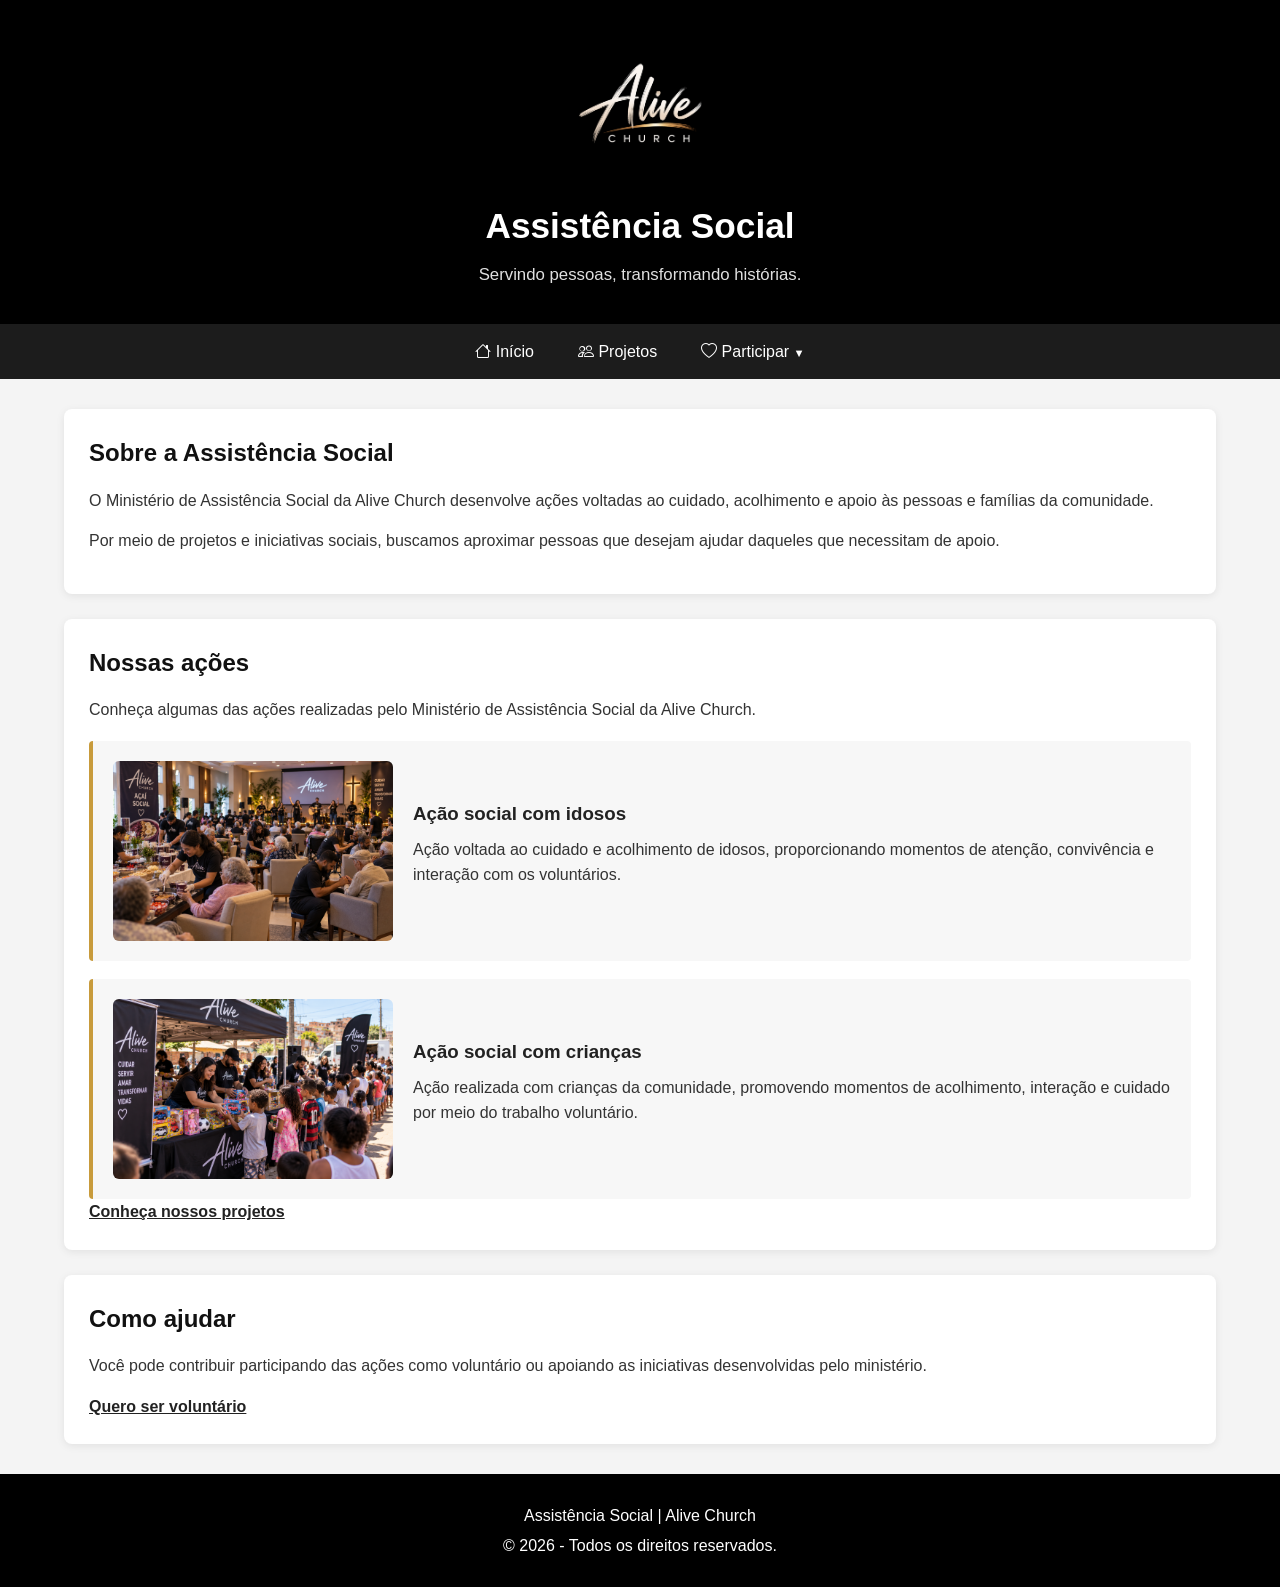
<file: 00_HTML/index.html>
<!DOCTYPE html>
<html lang="pt-BR">

<head>
    <meta charset="UTF-8">

    <meta
        name="viewport"
        content="width=device-width, initial-scale=1.0"
    >

    <meta
        name="description"
        content="Ministério de Assistência Social da Alive Church. Conheça nossos projetos, ações sociais e formas de contribuir."
    >

    <title>Assistência Social | Alive Church</title>

    <!-- CSS PRINCIPAL DO PROJETO -->
    <link
        rel="stylesheet"
        href="../01_CSS/style.css"
    >

    <!--
        BIBLIOTECA EXTERNA:
        Bootstrap Icons carregado via CDN.
    -->
    <link
        rel="stylesheet"
        href="https://cdn.jsdelivr.net/npm/bootstrap-icons@1.11.3/font/bootstrap-icons.min.css"
    >
</head>

<body>

    <!--
        ACESSIBILIDADE:
        Permite que usuários que navegam pelo teclado
        ignorem diretamente o menu e avancem
        para o conteúdo principal.
    -->
    <a
        class="skip-link"
        href="#app"
    >
        Pular para o conteúdo principal
    </a>


    <header>

        <img
            src="../03_Imagens/logo-alive.PNG"
            alt="Logo da Alive Church"
            class="logo"
        >

        <h1>Assistência Social</h1>

        <p>
            Servindo pessoas, transformando histórias.
        </p>

    </header>


    <nav
        class="navegacao"
        aria-label="Navegação principal"
    >

        <button
            class="menu-hamburguer"
            type="button"
            aria-label="Abrir menu de navegação"
            aria-expanded="false"
            aria-controls="menu-principal"
        >
            <i
                class="bi bi-list"
                aria-hidden="true"
            ></i>
        </button>

        <ul
            class="menu-principal"
            id="menu-principal"
        >

            <li>
                <a
                    href="#inicio"
                    data-rota="inicio"
                >
                    <i
                        class="bi bi-house"
                        aria-hidden="true"
                    ></i>
                    Início
                </a>
            </li>

            <li>
                <a
                    href="#projetos"
                    data-rota="projetos"
                >
                    <i
                        class="bi bi-people"
                        aria-hidden="true"
                    ></i>
                    Projetos
                </a>
            </li>

            <li class="item-dropdown">

                <button
                    class="botao-dropdown"
                    type="button"
                    aria-expanded="false"
                >
                    <i
                        class="bi bi-heart"
                        aria-hidden="true"
                    ></i>
                    Participar
                </button>

                <ul class="submenu">

                    <li>
                        <a
                            href="#cadastro"
                            data-rota="cadastro"
                        >
                            <i
                                class="bi bi-person-plus"
                                aria-hidden="true"
                            ></i>
                            Seja um voluntário
                        </a>
                    </li>

                    <li>
                        <a
                            href="#doacoes"
                            data-rota="doacoes"
                        >
                            <i
                                class="bi bi-gift"
                                aria-hidden="true"
                            ></i>
                            Doações
                        </a>
                    </li>

                </ul>

            </li>

        </ul>

    </nav>


    <!--
        O conteúdo das páginas será inserido
        dinamicamente pelo JavaScript.

        tabindex="-1" permite que o foco seja
        direcionado programaticamente ao conteúdo
        principal durante a navegação da SPA.
    -->

    <main
        id="app"
        tabindex="-1"
    >

        <section>

            <h2>Carregando...</h2>

            <p>
                Aguarde enquanto o conteúdo é preparado.
            </p>

        </section>

    </main>


    <footer>

        <p>
            Assistência Social | Alive Church
        </p>

        <p>
            &copy; 2026 - Todos os direitos reservados.
        </p>

    </footer>


    <!-- ===================================
         MÓDULOS JAVASCRIPT
         A ordem respeita as dependências.
    ==================================== -->

    <script src="../02_JS/dados.js"></script>

    <script src="../02_JS/templates.js"></script>

    <script src="../02_JS/storage.js"></script>

    <script src="../02_JS/formulario.js"></script>

    <script src="../02_JS/navegacao.js"></script>

    <script src="../02_JS/app.js"></script>

</body>

</html>
</file>
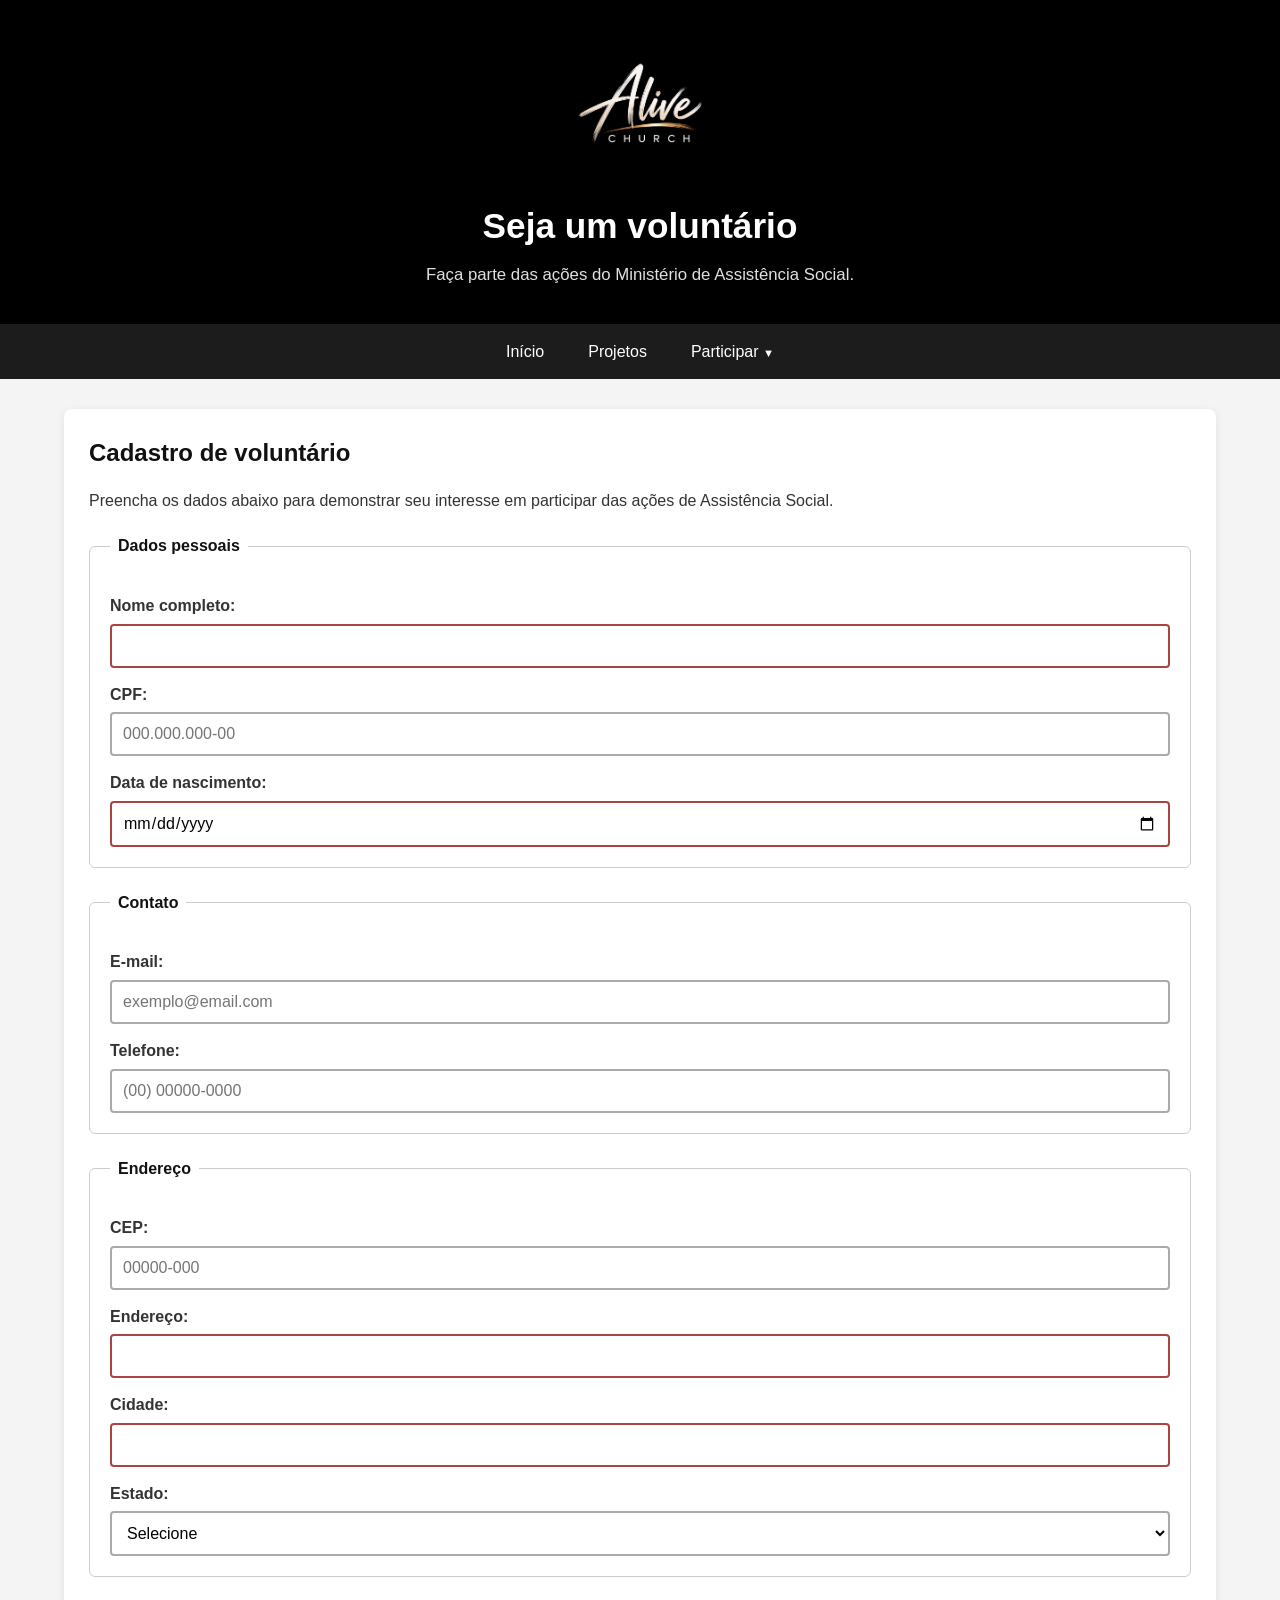
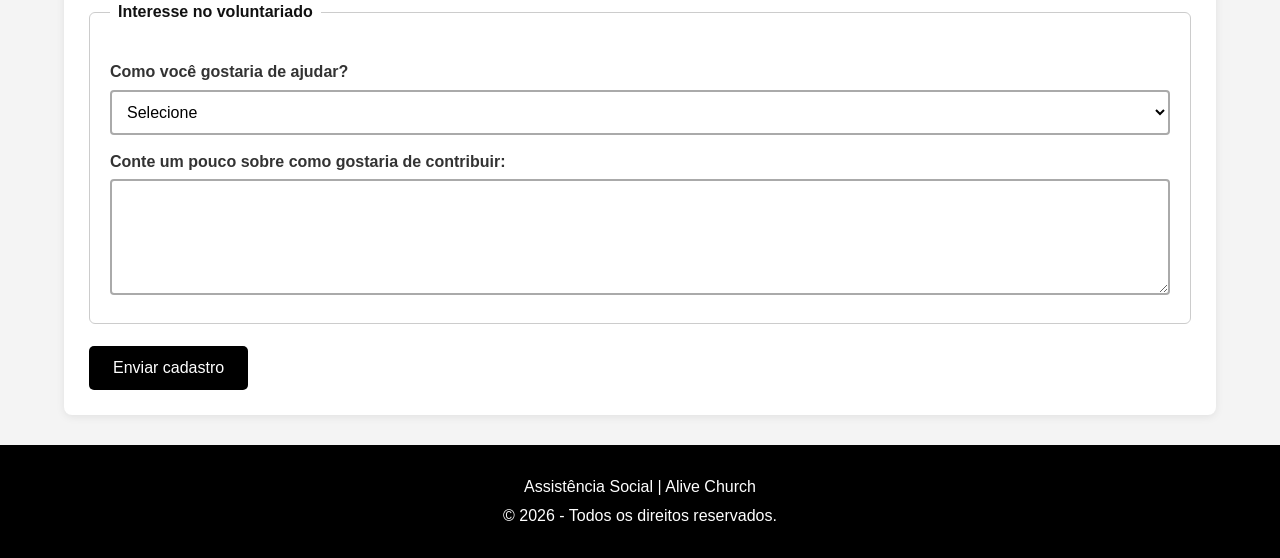
<file: 00_HTML/cadastro.html>
<!DOCTYPE html>
<html lang="pt-BR">

<head>
    <meta charset="UTF-8">
    <meta name="viewport" content="width=device-width, initial-scale=1.0">

    <meta
        name="description"
        content="Cadastro de voluntários do Ministério de Assistência Social da Alive Church."
    >

    <title>Voluntariado | Assistência Social | Alive Church</title>

    <link rel="stylesheet" href="../01_CSS/style.css">
</head>

<body>

    <header>

        <img
            src="../03_Imagens/logo-alive.PNG"
            alt="Logo da Alive Church"
            class="logo"
        >

        <h1>Seja um voluntário</h1>

        <p>
            Faça parte das ações do Ministério de Assistência Social.
        </p>

    </header>

    <nav class="navegacao" aria-label="Navegação principal">

        <button
            class="menu-hamburguer"
            type="button"
            aria-label="Abrir menu de navegação"
            aria-expanded="false"
            aria-controls="menu-principal"
        >
            ☰
        </button>

        <ul class="menu-principal" id="menu-principal">

            <li>
                <a href="index.html">Início</a>
            </li>

            <li>
                <a href="projetos.html">Projetos</a>
            </li>

            <li class="item-dropdown">

                <button
                    class="botao-dropdown"
                    type="button"
                    aria-expanded="false"
                >
                    Participar
                </button>

                <ul class="submenu">

                    <li>
                        <a href="cadastro.html">
                            Seja um voluntário
                        </a>
                    </li>

                    <li>
                        <a href="projetos.html#doacoes">
                            Doações
                        </a>
                    </li>

                </ul>

            </li>

        </ul>

    </nav>

    <main>

        <section>

            <h2>Cadastro de voluntário</h2>

            <p>
                Preencha os dados abaixo para demonstrar seu interesse
                em participar das ações de Assistência Social.
            </p>

            <form id="form-voluntario">

                <fieldset>

                    <legend>Dados pessoais</legend>

                    <label for="nome">Nome completo:</label>

                    <input
                        type="text"
                        id="nome"
                        name="nome"
                        required
                    >

                    <label for="cpf">CPF:</label>

                    <input
                        type="text"
                        id="cpf"
                        name="cpf"
                        placeholder="000.000.000-00"
                        pattern="\d{3}\.\d{3}\.\d{3}-\d{2}"
                        maxlength="14"
                        required
                    >

                    <label for="nascimento">
                        Data de nascimento:
                    </label>

                    <input
                        type="date"
                        id="nascimento"
                        name="nascimento"
                        required
                    >

                </fieldset>

                <fieldset>

                    <legend>Contato</legend>

                    <label for="email">E-mail:</label>

                    <input
                        type="email"
                        id="email"
                        name="email"
                        placeholder="exemplo@email.com"
                        required
                    >

                    <label for="telefone">Telefone:</label>

                    <input
                        type="tel"
                        id="telefone"
                        name="telefone"
                        placeholder="(00) 00000-0000"
                        pattern="\(\d{2}\) \d{5}-\d{4}"
                        maxlength="15"
                        required
                    >

                </fieldset>

                <fieldset>

                    <legend>Endereço</legend>

                    <label for="cep">CEP:</label>

                    <input
                        type="text"
                        id="cep"
                        name="cep"
                        placeholder="00000-000"
                        pattern="\d{5}-\d{3}"
                        maxlength="9"
                        required
                    >

                    <label for="endereco">Endereço:</label>

                    <input
                        type="text"
                        id="endereco"
                        name="endereco"
                        required
                    >

                    <label for="cidade">Cidade:</label>

                    <input
                        type="text"
                        id="cidade"
                        name="cidade"
                        required
                    >

                    <label for="estado">Estado:</label>

                    <select
                        id="estado"
                        name="estado"
                        required
                    >
                        <option value="">Selecione</option>
                        <option value="AC">Acre</option>
                        <option value="AL">Alagoas</option>
                        <option value="AP">Amapá</option>
                        <option value="AM">Amazonas</option>
                        <option value="BA">Bahia</option>
                        <option value="CE">Ceará</option>
                        <option value="DF">Distrito Federal</option>
                        <option value="ES">Espírito Santo</option>
                        <option value="GO">Goiás</option>
                        <option value="MA">Maranhão</option>
                        <option value="MT">Mato Grosso</option>
                        <option value="MS">Mato Grosso do Sul</option>
                        <option value="MG">Minas Gerais</option>
                        <option value="PA">Pará</option>
                        <option value="PB">Paraíba</option>
                        <option value="PR">Paraná</option>
                        <option value="PE">Pernambuco</option>
                        <option value="PI">Piauí</option>
                        <option value="RJ">Rio de Janeiro</option>
                        <option value="RN">Rio Grande do Norte</option>
                        <option value="RS">Rio Grande do Sul</option>
                        <option value="RO">Rondônia</option>
                        <option value="RR">Roraima</option>
                        <option value="SC">Santa Catarina</option>
                        <option value="SP">São Paulo</option>
                        <option value="SE">Sergipe</option>
                        <option value="TO">Tocantins</option>
                    </select>

                </fieldset>

                <fieldset>

                    <legend>Interesse no voluntariado</legend>

                    <label for="area">
                        Como você gostaria de ajudar?
                    </label>

                    <select
                        id="area"
                        name="area"
                        required
                    >
                        <option value="">Selecione</option>

                        <option value="alimentos">
                            Arrecadação e distribuição de alimentos
                        </option>

                        <option value="roupas">
                            Arrecadação e organização de roupas
                        </option>

                        <option value="acoes">
                            Ações de apoio à comunidade
                        </option>

                        <option value="outros">
                            Outras atividades
                        </option>

                    </select>

                    <label for="mensagem">
                        Conte um pouco sobre como gostaria de contribuir:
                    </label>

                    <textarea
                        id="mensagem"
                        name="mensagem"
                        rows="5"
                    ></textarea>

                </fieldset>

                <button type="submit">
                    Enviar cadastro
                </button>

            </form>

        </section>

    </main>

    <div
        id="toast-sucesso"
        class="toast"
        role="status"
        aria-live="polite"
        aria-hidden="true"
    >
        <strong>Cadastro validado com sucesso!</strong>

        <span>
            Esta versão acadêmica não envia os dados
            para um servidor.
        </span>
    </div>

    <footer>

        <p>
            Assistência Social | Alive Church
        </p>

        <p>
            &copy; 2026 - Todos os direitos reservados.
        </p>

    </footer>

    <script src="../02_JS/script.js"></script>

</body>

</html>
</file>
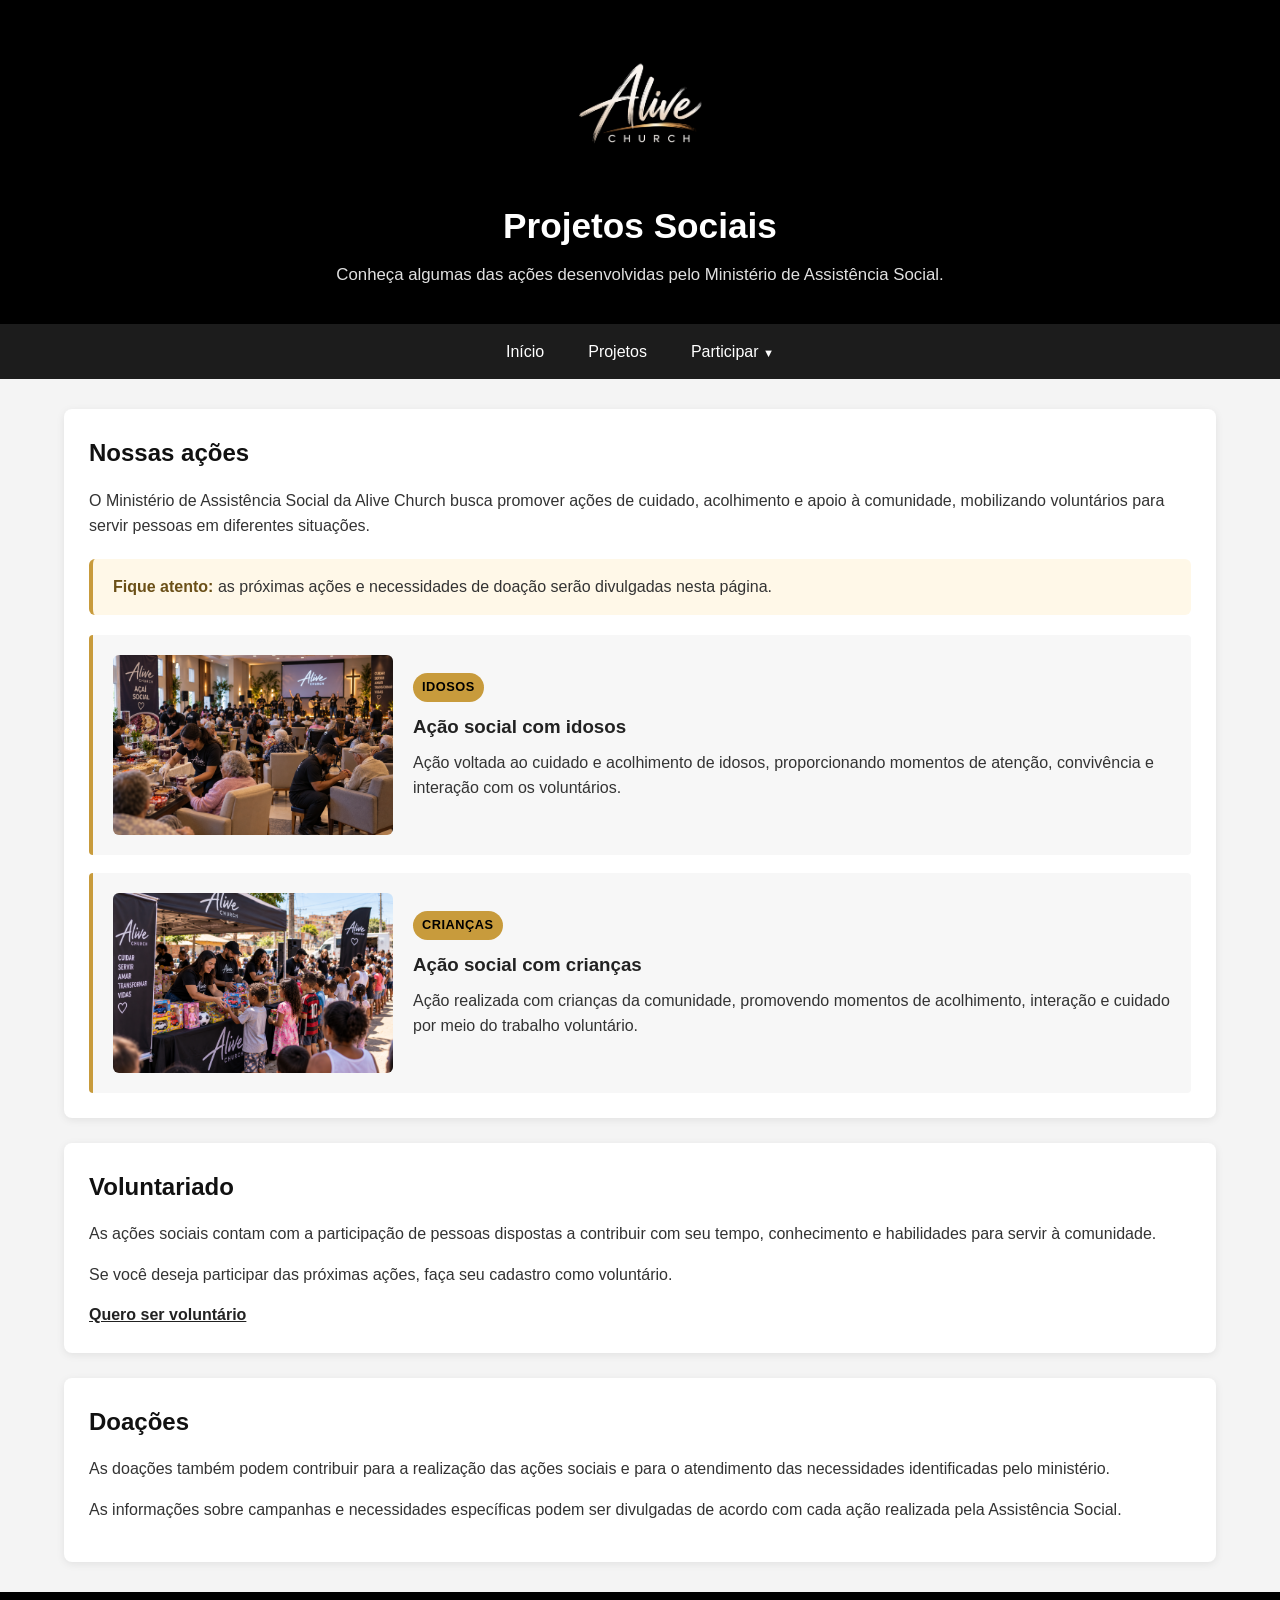
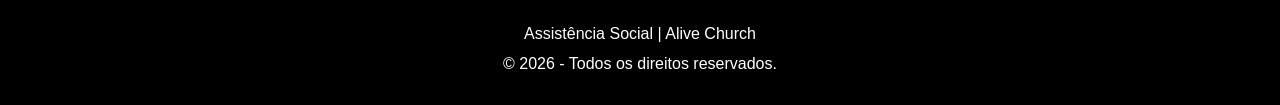
<file: 00_HTML/projetos.html>
<!DOCTYPE html>
<html lang="pt-BR">

<head>
    <meta charset="UTF-8">
    <meta name="viewport" content="width=device-width, initial-scale=1.0">

    <meta
        name="description"
        content="Conheça os projetos e ações sociais desenvolvidos pelo Ministério de Assistência Social da Alive Church."
    >

    <title>Projetos | Assistência Social | Alive Church</title>

    <link rel="stylesheet" href="../01_CSS/style.css">
</head>

<body>

    <header>

        <img
            src="../03_Imagens/logo-alive.PNG"
            alt="Logo da Alive Church"
            class="logo"
        >

        <h1>Projetos Sociais</h1>

        <p>
            Conheça algumas das ações desenvolvidas pelo
            Ministério de Assistência Social.
        </p>

    </header>

    <nav class="navegacao" aria-label="Navegação principal">

        <button
            class="menu-hamburguer"
            type="button"
            aria-label="Abrir menu de navegação"
            aria-expanded="false"
            aria-controls="menu-principal"
        >
            ☰
        </button>

        <ul class="menu-principal" id="menu-principal">

            <li>
                <a href="index.html">Início</a>
            </li>

            <li>
                <a href="projetos.html">Projetos</a>
            </li>

            <li class="item-dropdown">

                <button
                    class="botao-dropdown"
                    type="button"
                    aria-expanded="false"
                >
                    Participar
                </button>

                <ul class="submenu">

                    <li>
                        <a href="cadastro.html">
                            Seja um voluntário
                        </a>
                    </li>

                    <li>
                        <a href="projetos.html#doacoes">
                            Doações
                        </a>
                    </li>

                </ul>

            </li>

        </ul>

    </nav>

    <main>

        <section id="acoes">

            <h2>Nossas ações</h2>

            <p>
                O Ministério de Assistência Social da Alive Church busca
                promover ações de cuidado, acolhimento e apoio à comunidade,
                mobilizando voluntários para servir pessoas em diferentes
                situações.
            </p>

            <div
                class="alerta alerta-informativo"
                role="status"
            >
                <strong>Fique atento:</strong>
                as próximas ações e necessidades de doação serão
                divulgadas nesta página.
            </div>

            <article class="acao-social">

                <img
                    src="../03_Imagens/acao-social-idosos.PNG"
                    alt="Ação social da Alive Church realizada com idosos"
                >

                <div>

                    <span class="badge">IDOSOS</span>

                    <h3>Ação social com idosos</h3>

                    <p>
                        Ação voltada ao cuidado e acolhimento de idosos,
                        proporcionando momentos de atenção, convivência
                        e interação com os voluntários.
                    </p>

                </div>

            </article>

            <article class="acao-social">

                <img
                    src="../03_Imagens/acao-social-kids.PNG"
                    alt="Ação social da Alive Church realizada com crianças"
                >

                <div>

                    <span class="badge">CRIANÇAS</span>

                    <h3>Ação social com crianças</h3>

                    <p>
                        Ação realizada com crianças da comunidade,
                        promovendo momentos de acolhimento, interação
                        e cuidado por meio do trabalho voluntário.
                    </p>

                </div>

            </article>

        </section>

        <section id="voluntariado">

            <h2>Voluntariado</h2>

            <p>
                As ações sociais contam com a participação de pessoas
                dispostas a contribuir com seu tempo, conhecimento
                e habilidades para servir à comunidade.
            </p>

            <p>
                Se você deseja participar das próximas ações,
                faça seu cadastro como voluntário.
            </p>

            <a href="cadastro.html">
                Quero ser voluntário
            </a>

        </section>

        <section id="doacoes">

            <h2>Doações</h2>

            <p>
                As doações também podem contribuir para a realização
                das ações sociais e para o atendimento das necessidades
                identificadas pelo ministério.
            </p>

            <p>
                As informações sobre campanhas e necessidades específicas
                podem ser divulgadas de acordo com cada ação realizada
                pela Assistência Social.
            </p>

        </section>

    </main>

    <footer>

        <p>Assistência Social | Alive Church</p>

        <p>
            &copy; 2026 - Todos os direitos reservados.
        </p>

    </footer>

    <script src="../02_JS/script.js"></script>

</body>

</html>
</file>
<file: 01_CSS/style.css>
/* ========================================
   DESIGN SYSTEM
======================================== */

:root {
    /* Cores principais */
    --cor-preto: #000000;
    --cor-preto-suave: #1c1c1c;
    --cor-cinza-escuro: #333333;
    --cor-cinza: #666666;
    --cor-cinza-claro: #e0e0e0;
    --cor-fundo: #f4f4f4;
    --cor-card: #f7f7f7;
    --cor-branco: #ffffff;
    --cor-dourado: #c89b3c;

    /* Variações para contraste acessível */
    --cor-dourado-claro: #f0c96b;
    --cor-dourado-escuro: #765718;

    /* Cores de feedback */
    --cor-sucesso: #4f7f4f;
    --cor-erro: #a94442;

    /* Tipografia */
    --fonte-principal: Arial, Helvetica, sans-serif;

    --texto-xs: 0.8rem;
    --texto-sm: 0.9rem;
    --texto-md: 1rem;
    --texto-lg: 1.2rem;
    --texto-xl: 1.8rem;
    --texto-xxl: 2.2rem;

    /* Espaçamentos */
    --espaco-1: 5px;
    --espaco-2: 10px;
    --espaco-3: 15px;
    --espaco-4: 20px;
    --espaco-5: 25px;
    --espaco-6: 30px;
    --espaco-7: 35px;

    /* Bordas */
    --raio-pequeno: 4px;
    --raio-medio: 6px;
    --raio-grande: 8px;
}


/* ========================================
   CONFIGURAÇÕES GERAIS
======================================== */

* {
    box-sizing: border-box;
    margin: 0;
    padding: 0;
}

html {
    scroll-behavior: smooth;
}

body {
    font-family: var(--fonte-principal);
    background-color: var(--cor-fundo);
    color: var(--cor-cinza-escuro);
    line-height: 1.6;
}


/* ========================================
   ACESSIBILIDADE
======================================== */

/*
   Link de salto:
   permanece fora da área visível normalmente
   e aparece quando recebe foco pelo teclado.
*/

.skip-link {
    position: absolute;
    top: -100px;
    left: var(--espaco-3);
    z-index: 9999;

    background-color: var(--cor-branco);
    color: var(--cor-preto);

    padding: 12px 18px;

    border: 3px solid var(--cor-preto);
    border-radius: var(--raio-pequeno);

    font-weight: bold;
    text-decoration: none;
}

.skip-link:focus {
    top: var(--espaco-3);
}


/*
   Foco visível para navegação por teclado.
   A combinação de contorno preto e halo branco
   mantém o foco perceptível em fundos claros
   e escuros.
*/

a:focus-visible,
button:focus-visible,
input:focus-visible,
select:focus-visible,
textarea:focus-visible {
    outline: 3px solid var(--cor-preto);
    outline-offset: 3px;
    box-shadow: 0 0 0 5px var(--cor-branco);
}


/*
   O main possui tabindex="-1".
   Isso permite que o JavaScript direcione
   o foco ao conteúdo após mudanças de rota.
*/

main:focus {
    outline: 3px solid var(--cor-preto);
    outline-offset: 4px;
}


/* ========================================
   CABEÇALHO
======================================== */

header {
    background-color: var(--cor-preto);
    color: var(--cor-branco);
    text-align: center;
    padding: var(--espaco-7) var(--espaco-4);
}

.logo {
    width: 140px;
    max-width: 40%;
    height: auto;
    margin-bottom: var(--espaco-3);
}

header h1 {
    font-size: var(--texto-xxl);
    margin-bottom: 8px;
}

header p {
    font-size: 1.05rem;
    color: var(--cor-cinza-claro);
}


/* ========================================
   NAVEGAÇÃO
======================================== */

.navegacao {
    position: relative;
    z-index: 1000;
    background-color: var(--cor-preto-suave);
}

.menu-principal {
    display: flex;
    justify-content: center;
    align-items: center;
    list-style: none;
}

.menu-principal a,
.botao-dropdown {
    display: block;
    color: var(--cor-branco);
    background: transparent;
    border: none;
    text-decoration: none;
    font-family: inherit;
    font-size: var(--texto-md);
    padding: 15px 22px;
    cursor: pointer;

    transition:
        background-color 0.3s,
        color 0.3s,
        transform 0.15s;
}

.menu-principal a:hover,
.menu-principal a:focus,
.botao-dropdown:hover,
.botao-dropdown:focus {
    background-color: var(--cor-cinza-escuro);
    color: var(--cor-dourado-claro);
}

.menu-principal a:active,
.botao-dropdown:active {
    background-color: var(--cor-preto);
    transform: scale(0.97);
}


/* ========================================
   DROPDOWN
======================================== */

.item-dropdown {
    position: relative;
}

.botao-dropdown::after {
    content: " ▼";
    font-size: 0.7rem;
}

.submenu {
    display: none;
    position: absolute;
    top: 100%;
    left: 0;
    min-width: 210px;
    list-style: none;
    background-color: var(--cor-preto-suave);
    box-shadow: 0 4px 10px rgba(0, 0, 0, 0.25);
}

.submenu a {
    width: 100%;
    white-space: nowrap;
}

.item-dropdown:hover .submenu,
.item-dropdown:focus-within .submenu,
.item-dropdown.aberto .submenu {
    display: block;
}


/* ========================================
   BOTÃO HAMBÚRGUER
======================================== */

.menu-hamburguer {
    display: none;
    background-color: transparent;
    color: var(--cor-branco);
    border: none;
    font-size: 1.8rem;
    padding: 12px 18px;
    cursor: pointer;

    transition:
        background-color 0.3s,
        color 0.3s,
        transform 0.15s;
}

.menu-hamburguer:hover,
.menu-hamburguer:focus {
    background-color: var(--cor-cinza-escuro);
    color: var(--cor-dourado-claro);
}

.menu-hamburguer:active {
    transform: scale(0.92);
}


/* ========================================
   GRID PRINCIPAL DE 12 COLUNAS
======================================== */

main {
    width: 90%;
    max-width: 1200px;
    margin: var(--espaco-6) auto;

    display: grid;
    grid-template-columns: repeat(12, 1fr);
    gap: var(--espaco-5);
}

main > section {
    grid-column: span 12;
}


/* ========================================
   SEÇÕES
======================================== */

section {
    background-color: var(--cor-branco);
    padding: var(--espaco-5);
    border-radius: var(--raio-grande);
    box-shadow: 0 2px 8px rgba(0, 0, 0, 0.08);
}

section h2 {
    color: #111111;
    margin-bottom: var(--espaco-3);
}

section p {
    margin-bottom: var(--espaco-3);
}


/* ========================================
   PROJETOS E AÇÕES SOCIAIS
======================================== */

article {
    background-color: var(--cor-card);
    border-left: 4px solid var(--cor-dourado);
    border-radius: var(--raio-pequeno);
    margin-top: 18px;
    padding: var(--espaco-4);
}

article h3 {
    color: #222222;
    margin-bottom: 8px;
}

.acao-social {
    display: flex;
    align-items: center;
    gap: var(--espaco-4);
    overflow: hidden;
}

.acao-social img {
    width: 280px;
    height: 180px;
    object-fit: cover;
    border-radius: var(--raio-medio);
    flex-shrink: 0;
}

.acao-social div {
    flex: 1;
}


/* ========================================
   BADGES
======================================== */

.badge {
    display: inline-block;
    background-color: var(--cor-dourado);
    color: var(--cor-preto);
    font-size: var(--texto-xs);
    font-weight: bold;
    letter-spacing: 0.5px;
    padding: 4px 9px;
    margin-bottom: var(--espaco-2);
    border-radius: 20px;
}


/* ========================================
   ALERTAS
======================================== */

.alerta {
    width: 100%;
    padding: var(--espaco-3) var(--espaco-4);
    margin: var(--espaco-4) 0;
    border-radius: var(--raio-medio);
}

.alerta-informativo {
    background-color: #fff8e8;
    color: var(--cor-cinza-escuro);
    border-left: 4px solid var(--cor-dourado);
}

.alerta-informativo strong {
    color: #6b5018;
}

.alerta-erro {
    background-color: #fbeaea;
    color: var(--cor-erro);
    border-left: 4px solid var(--cor-erro);
}

.alerta-erro strong {
    color: var(--cor-erro);
}


/* ========================================
   LINKS DO CONTEÚDO
======================================== */

main a {
    color: #222222;
    font-weight: bold;

    transition:
        color 0.3s,
        opacity 0.3s;
}

main a:hover,
main a:focus {
    color: var(--cor-dourado-escuro);
}

main a:active {
    opacity: 0.65;
}


/* ========================================
   FORMULÁRIO
======================================== */

form {
    margin-top: var(--espaco-4);
}

fieldset {
    border: 1px solid #cccccc;
    border-radius: var(--raio-medio);
    margin-bottom: 22px;
    padding: var(--espaco-4);
}

legend {
    color: #111111;
    font-weight: bold;
    padding: 0 8px;
}

label {
    display: block;
    font-weight: bold;
    margin-top: 14px;
    margin-bottom: var(--espaco-1);
}

input,
select,
textarea {
    width: 100%;
    padding: 11px;
    border: 2px solid #aaaaaa;
    border-radius: var(--raio-pequeno);
    font-family: inherit;
    font-size: var(--texto-md);
    background-color: var(--cor-branco);

    transition:
        border-color 0.3s,
        box-shadow 0.3s,
        background-color 0.3s;
}


/* ========================================
   FEEDBACK DO FORMULÁRIO
======================================== */

textarea {
    resize: vertical;
}

input:focus,
select:focus,
textarea:focus {
    border-color: var(--cor-dourado-escuro);
    box-shadow: 0 0 0 3px rgba(118, 87, 24, 0.2);
}

input:valid:not(:placeholder-shown) {
    border-color: var(--cor-sucesso);
}

input:invalid:not(:placeholder-shown) {
    border-color: var(--cor-erro);
}

input:focus:valid,
input:focus:invalid {
    border-color: var(--cor-dourado-escuro);
}


/* ========================================
   ESTADOS CONTROLADOS PELO JAVASCRIPT
======================================== */

input.campo-valido,
select.campo-valido,
textarea.campo-valido {
    border-color: var(--cor-sucesso);
    background-color: #f4faf4;
}

input.campo-invalido,
select.campo-invalido,
textarea.campo-invalido {
    border-color: var(--cor-erro);
    background-color: #fff6f6;
}

input.campo-valido:focus,
select.campo-valido:focus,
textarea.campo-valido:focus {
    border-color: var(--cor-sucesso);
    box-shadow: 0 0 0 3px rgba(79, 127, 79, 0.18);
}

input.campo-invalido:focus,
select.campo-invalido:focus,
textarea.campo-invalido:focus {
    border-color: var(--cor-erro);
    box-shadow: 0 0 0 3px rgba(169, 68, 66, 0.18);
}

input:disabled,
select:disabled,
textarea:disabled {
    background-color: var(--cor-cinza-claro);
    color: var(--cor-cinza);
    cursor: not-allowed;
    opacity: 0.7;
}


/* ========================================
   BOTÃO DO FORMULÁRIO
======================================== */

form button {
    background-color: var(--cor-preto);
    color: var(--cor-branco);
    border: none;
    border-radius: 5px;
    cursor: pointer;
    font-size: var(--texto-md);
    padding: 13px 24px;

    transition:
        background-color 0.3s,
        color 0.3s,
        transform 0.15s,
        box-shadow 0.3s,
        opacity 0.3s;
}

form button:hover {
    background-color: var(--cor-cinza-escuro);
    color: var(--cor-dourado-claro);
}

form button:focus {
    background-color: var(--cor-cinza-escuro);
    color: var(--cor-dourado-claro);
}

form button:active {
    background-color: var(--cor-preto-suave);
    transform: scale(0.97);
}

form button:disabled {
    background-color: var(--cor-cinza-claro);
    color: var(--cor-cinza);
    cursor: not-allowed;
    opacity: 0.6;
    transform: none;
    box-shadow: none;
}


/* ========================================
   TOAST
======================================== */

.toast {
    position: fixed;
    right: var(--espaco-4);
    bottom: var(--espaco-4);
    z-index: 2000;

    width: min(360px, calc(100% - 40px));
    padding: var(--espaco-3) var(--espaco-4);

    background-color: var(--cor-preto-suave);
    color: var(--cor-branco);

    border-left: 5px solid var(--cor-sucesso);
    border-radius: var(--raio-medio);

    box-shadow: 0 6px 20px rgba(0, 0, 0, 0.25);

    opacity: 0;
    visibility: hidden;
    transform: translateY(20px);

    transition:
        opacity 0.3s,
        transform 0.3s,
        visibility 0.3s;
}

.toast strong,
.toast span {
    display: block;
}

.toast strong {
    color: var(--cor-branco);
    margin-bottom: var(--espaco-1);
}

.toast span {
    color: var(--cor-cinza-claro);
    font-size: var(--texto-sm);
}

.toast.ativo {
    opacity: 1;
    visibility: visible;
    transform: translateY(0);
}


/* ========================================
   RODAPÉ
======================================== */

footer {
    background-color: var(--cor-preto);
    color: var(--cor-branco);
    text-align: center;
    margin-top: var(--espaco-6);
    padding: var(--espaco-5) var(--espaco-4);
}

footer p {
    margin: 4px 0;
}


/* ========================================
   ACESSIBILIDADE
   REDUÇÃO DE MOVIMENTO
======================================== */

@media (prefers-reduced-motion: reduce) {

    html {
        scroll-behavior: auto;
    }

    *,
    *::before,
    *::after {
        transition-duration: 0.01ms !important;
        animation-duration: 0.01ms !important;
        animation-iteration-count: 1 !important;
    }
}


/* ========================================
   BREAKPOINT 1
   DESKTOP PANORÂMICO
   1400px OU MAIS
======================================== */

@media (min-width: 1400px) {

    main {
        max-width: 1300px;
    }

    header h1 {
        font-size: 2.4rem;
    }
}


/* ========================================
   BREAKPOINT 2
   DESKTOP / NOTEBOOK
   ATÉ 1200px
======================================== */

@media (max-width: 1200px) {

    main {
        width: 92%;
    }

    .acao-social img {
        width: 260px;
    }
}


/* ========================================
   BREAKPOINT 3
   TABLET HORIZONTAL
   ATÉ 992px
======================================== */

@media (max-width: 992px) {

    main {
        width: 92%;
        gap: var(--espaco-4);
    }

    .acao-social img {
        width: 240px;
        height: 170px;
    }

    .menu-principal a,
    .botao-dropdown {
        padding: 14px 18px;
    }
}


/* ========================================
   BREAKPOINT 4
   TABLET / MOBILE GRANDE
   ATÉ 768px
======================================== */

@media (max-width: 768px) {

    .menu-hamburguer {
        display: block;
        margin-left: auto;
    }

    .menu-principal {
        display: none;
        flex-direction: column;
        align-items: stretch;
        width: 100%;
    }

    .menu-principal.ativo {
        display: flex;
    }

    .menu-principal > li {
        width: 100%;
    }

    .menu-principal a,
    .botao-dropdown {
        width: 100%;
        text-align: left;
        border-top: 1px solid var(--cor-cinza-escuro);
    }

    .submenu {
        position: static;
        width: 100%;
        min-width: 0;
        box-shadow: none;
        background-color: #292929;
    }

    .item-dropdown:hover .submenu {
        display: none;
    }

    .item-dropdown.aberto .submenu {
        display: block;
    }

    .submenu a {
        padding-left: 40px;
    }

    main {
        width: 94%;
    }

    .acao-social {
        flex-direction: column;
        align-items: stretch;
    }

    .acao-social img {
        width: 100%;
        height: 260px;
    }

    .toast {
        right: var(--espaco-3);
        bottom: var(--espaco-3);
        width: calc(100% - 30px);
    }
}


/* ========================================
   BREAKPOINT 5
   MOBILE
   ATÉ 600px
======================================== */

@media (max-width: 600px) {

    header {
        padding: var(--espaco-6) var(--espaco-3);
    }

    .logo {
        width: 110px;
    }

    header h1 {
        font-size: var(--texto-xl);
    }

    main {
        width: 94%;
        margin: var(--espaco-4) auto;
        gap: var(--espaco-3);
    }

    section {
        padding: 18px;
    }

    .acao-social img {
        height: 220px;
    }

    fieldset {
        padding: var(--espaco-3);
    }

    form button {
        width: 100%;
    }
}


/* ========================================
   BREAKPOINT EXTRA
   MOBILE PEQUENO
   ATÉ 400px
======================================== */

@media (max-width: 400px) {

    header h1 {
        font-size: 1.6rem;
    }

    header p {
        font-size: var(--texto-sm);
    }

    section {
        padding: var(--espaco-3);
    }

    .acao-social img {
        height: 190px;
    }

    input,
    select,
    textarea {
        font-size: 16px;
    }
}
</file>
